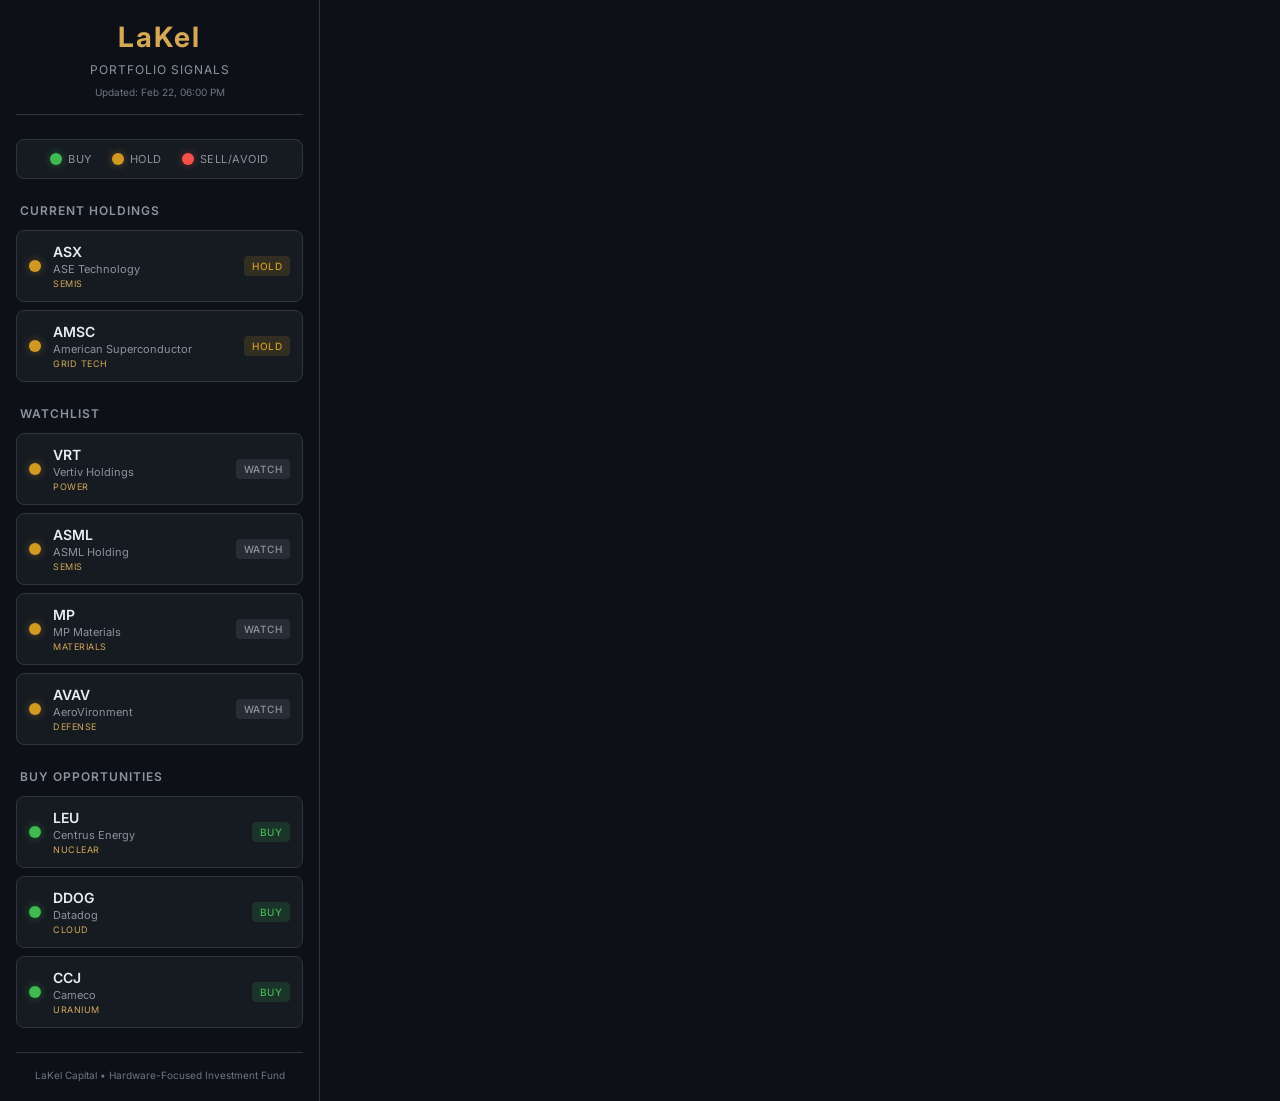
<file: portfolio-tracker/index.html>
<!DOCTYPE html>
<html lang="en">
<head>
    <meta charset="UTF-8">
    <meta name="viewport" content="width=device-width, initial-scale=1.0">
    <title>LaKel Portfolio Tracker</title>
    <link rel="stylesheet" href="style.css">
    <link rel="preconnect" href="https://fonts.googleapis.com">
    <link href="https://fonts.googleapis.com/css2?family=Inter:wght@400;500;600;700&display=swap" rel="stylesheet">
</head>
<body>
    <div class="tracker-container">
        <header class="tracker-header">
            <h1>LaKel</h1>
            <span class="subtitle">Portfolio Signals</span>
            <div class="last-updated" id="lastUpdated"></div>
        </header>

        <section class="legend">
            <div class="legend-item">
                <span class="signal-dot green"></span>
                <span>BUY</span>
            </div>
            <div class="legend-item">
                <span class="signal-dot yellow"></span>
                <span>HOLD</span>
            </div>
            <div class="legend-item">
                <span class="signal-dot red"></span>
                <span>SELL/AVOID</span>
            </div>
        </section>

        <section class="portfolio-section">
            <h2>Current Holdings</h2>
            <div class="stock-list" id="holdingsList"></div>
        </section>

        <section class="portfolio-section">
            <h2>Watchlist</h2>
            <div class="stock-list" id="watchList"></div>
        </section>

        <section class="portfolio-section">
            <h2>Buy Opportunities</h2>
            <div class="stock-list" id="buyList"></div>
        </section>

        <footer class="tracker-footer">
            <p>LaKel Capital • Hardware-Focused Investment Fund</p>
        </footer>
    </div>

    <script src="config.js"></script>
    <script src="tracker.js"></script>
</body>
</html>
</file>
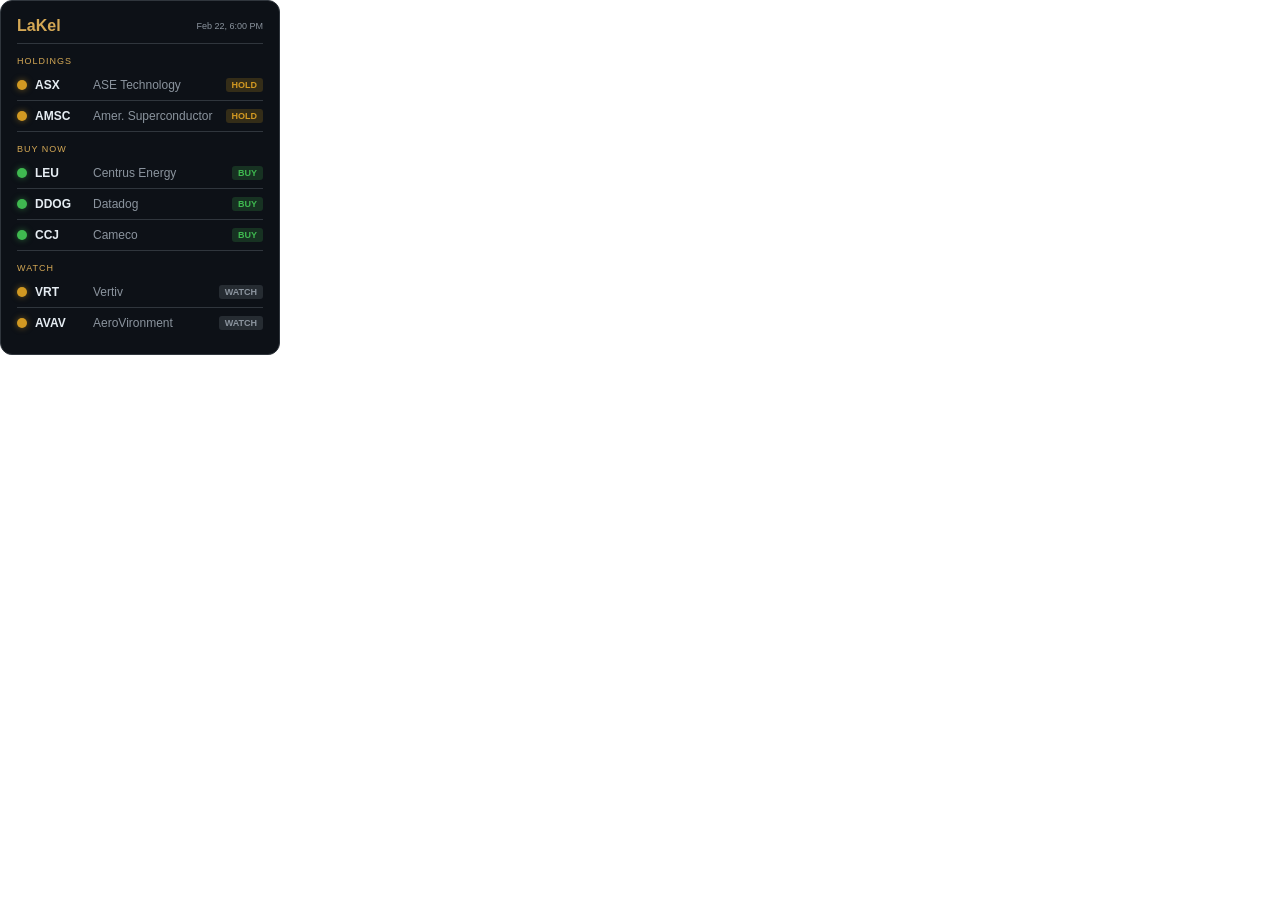
<file: portfolio-tracker/widget.html>
<!DOCTYPE html>
<html lang="en">
<head>
    <meta charset="UTF-8">
    <meta name="viewport" content="width=device-width, initial-scale=1.0">
    <title>LaKel Widget</title>
    <style>
        /* Minimal widget styles - embeddable anywhere */
        :root {
            --bg: #0d1117;
            --card: #161b22;
            --border: #30363d;
            --text: #e6edf3;
            --muted: #8b949e;
            --gold: #d4a855;
            --green: #3fb950;
            --yellow: #d29922;
            --red: #f85149;
        }
        * { margin: 0; padding: 0; box-sizing: border-box; }
        body {
            font-family: -apple-system, BlinkMacSystemFont, 'Segoe UI', sans-serif;
            background: transparent;
        }
        .widget {
            width: 280px;
            background: var(--bg);
            border: 1px solid var(--border);
            border-radius: 12px;
            padding: 16px;
            font-size: 12px;
        }
        .widget-header {
            display: flex;
            justify-content: space-between;
            align-items: center;
            margin-bottom: 12px;
            padding-bottom: 8px;
            border-bottom: 1px solid var(--border);
        }
        .widget-title {
            font-size: 16px;
            font-weight: 700;
            color: var(--gold);
        }
        .widget-time {
            font-size: 9px;
            color: var(--muted);
        }
        .stock-row {
            display: flex;
            align-items: center;
            gap: 8px;
            padding: 8px 0;
            border-bottom: 1px solid var(--border);
        }
        .stock-row:last-child { border-bottom: none; }
        .dot {
            width: 10px;
            height: 10px;
            border-radius: 50%;
            flex-shrink: 0;
        }
        .dot.g { background: var(--green); box-shadow: 0 0 6px rgba(63,185,80,0.5); }
        .dot.y { background: var(--yellow); box-shadow: 0 0 6px rgba(210,153,34,0.5); }
        .dot.r { background: var(--red); box-shadow: 0 0 6px rgba(248,81,73,0.5); }
        .ticker {
            font-weight: 600;
            color: var(--text);
            width: 50px;
        }
        .name {
            flex: 1;
            color: var(--muted);
            white-space: nowrap;
            overflow: hidden;
            text-overflow: ellipsis;
        }
        .action {
            font-size: 9px;
            font-weight: 600;
            text-transform: uppercase;
            padding: 2px 6px;
            border-radius: 3px;
        }
        .action.buy { background: rgba(63,185,80,0.2); color: var(--green); }
        .action.hold { background: rgba(210,153,34,0.2); color: var(--yellow); }
        .action.watch { background: rgba(139,148,158,0.2); color: var(--muted); }
        .section-label {
            font-size: 9px;
            color: var(--gold);
            text-transform: uppercase;
            letter-spacing: 1px;
            margin: 12px 0 4px 0;
        }
        @keyframes pulse {
            0%, 100% { opacity: 1; }
            50% { opacity: 0.6; }
        }
        .pulse { animation: pulse 2s infinite; }
    </style>
</head>
<body>
    <div class="widget">
        <div class="widget-header">
            <span class="widget-title">LaKel</span>
            <span class="widget-time">Feb 22, 6:00 PM</span>
        </div>

        <div class="section-label">Holdings</div>
        <div class="stock-row">
            <span class="dot y"></span>
            <span class="ticker">ASX</span>
            <span class="name">ASE Technology</span>
            <span class="action hold">Hold</span>
        </div>
        <div class="stock-row">
            <span class="dot y"></span>
            <span class="ticker">AMSC</span>
            <span class="name">Amer. Superconductor</span>
            <span class="action hold">Hold</span>
        </div>

        <div class="section-label">Buy Now</div>
        <div class="stock-row">
            <span class="dot g pulse"></span>
            <span class="ticker">LEU</span>
            <span class="name">Centrus Energy</span>
            <span class="action buy">Buy</span>
        </div>
        <div class="stock-row">
            <span class="dot g pulse"></span>
            <span class="ticker">DDOG</span>
            <span class="name">Datadog</span>
            <span class="action buy">Buy</span>
        </div>
        <div class="stock-row">
            <span class="dot g"></span>
            <span class="ticker">CCJ</span>
            <span class="name">Cameco</span>
            <span class="action buy">Buy</span>
        </div>

        <div class="section-label">Watch</div>
        <div class="stock-row">
            <span class="dot y"></span>
            <span class="ticker">VRT</span>
            <span class="name">Vertiv</span>
            <span class="action watch">Watch</span>
        </div>
        <div class="stock-row">
            <span class="dot y"></span>
            <span class="ticker">AVAV</span>
            <span class="name">AeroVironment</span>
            <span class="action watch">Watch</span>
        </div>
    </div>
</body>
</html>
</file>
<file: portfolio-tracker/style.css>
/* LaKel Portfolio Tracker Styles */

:root {
    --bg-dark: #0d1117;
    --bg-card: #161b22;
    --bg-hover: #21262d;
    --border: #30363d;
    --text-primary: #e6edf3;
    --text-secondary: #8b949e;
    --text-muted: #6e7681;
    --gold: #d4a855;
    --gold-dim: #b8963e;
    --green: #3fb950;
    --green-glow: rgba(63, 185, 80, 0.4);
    --yellow: #d29922;
    --yellow-glow: rgba(210, 153, 34, 0.4);
    --red: #f85149;
    --red-glow: rgba(248, 81, 73, 0.4);
}

* {
    margin: 0;
    padding: 0;
    box-sizing: border-box;
}

body {
    font-family: 'Inter', -apple-system, BlinkMacSystemFont, sans-serif;
    background: var(--bg-dark);
    color: var(--text-primary);
    min-height: 100vh;
}

/* Container - can be embedded as sidebar */
.tracker-container {
    width: 320px;
    min-height: 100vh;
    background: var(--bg-dark);
    border-right: 1px solid var(--border);
    padding: 20px 16px;
    overflow-y: auto;
}

/* For full-page view */
@media (min-width: 768px) {
    .tracker-container.fullpage {
        width: 100%;
        max-width: 400px;
        margin: 0 auto;
        border: 1px solid var(--border);
        border-radius: 12px;
        min-height: auto;
        margin-top: 40px;
    }
}

/* Header */
.tracker-header {
    text-align: center;
    margin-bottom: 24px;
    padding-bottom: 16px;
    border-bottom: 1px solid var(--border);
}

.tracker-header h1 {
    font-size: 28px;
    font-weight: 700;
    color: var(--gold);
    letter-spacing: 2px;
    margin-bottom: 4px;
}

.tracker-header .subtitle {
    font-size: 12px;
    color: var(--text-secondary);
    text-transform: uppercase;
    letter-spacing: 1px;
}

.last-updated {
    font-size: 10px;
    color: var(--text-muted);
    margin-top: 8px;
}

/* Legend */
.legend {
    display: flex;
    justify-content: center;
    gap: 20px;
    margin-bottom: 24px;
    padding: 12px;
    background: var(--bg-card);
    border-radius: 8px;
    border: 1px solid var(--border);
}

.legend-item {
    display: flex;
    align-items: center;
    gap: 6px;
    font-size: 11px;
    color: var(--text-secondary);
    text-transform: uppercase;
    letter-spacing: 0.5px;
}

/* Signal Dots */
.signal-dot {
    width: 12px;
    height: 12px;
    border-radius: 50%;
    display: inline-block;
}

.signal-dot.green {
    background: var(--green);
    box-shadow: 0 0 8px var(--green-glow);
}

.signal-dot.yellow {
    background: var(--yellow);
    box-shadow: 0 0 8px var(--yellow-glow);
}

.signal-dot.red {
    background: var(--red);
    box-shadow: 0 0 8px var(--red-glow);
}

/* Pulsing animation for BUY signals */
.signal-dot.green.pulse {
    animation: pulse-green 2s infinite;
}

@keyframes pulse-green {
    0%, 100% {
        box-shadow: 0 0 8px var(--green-glow);
    }
    50% {
        box-shadow: 0 0 16px var(--green-glow), 0 0 24px var(--green-glow);
    }
}

/* Portfolio Sections */
.portfolio-section {
    margin-bottom: 24px;
}

.portfolio-section h2 {
    font-size: 12px;
    font-weight: 600;
    color: var(--text-secondary);
    text-transform: uppercase;
    letter-spacing: 1px;
    margin-bottom: 12px;
    padding-left: 4px;
}

/* Stock List */
.stock-list {
    display: flex;
    flex-direction: column;
    gap: 8px;
}

/* Stock Item */
.stock-item {
    display: flex;
    align-items: center;
    gap: 12px;
    padding: 12px;
    background: var(--bg-card);
    border: 1px solid var(--border);
    border-radius: 8px;
    cursor: pointer;
    transition: all 0.2s ease;
}

.stock-item:hover {
    background: var(--bg-hover);
    border-color: var(--gold-dim);
    transform: translateX(4px);
}

.stock-signal {
    flex-shrink: 0;
}

.stock-info {
    flex: 1;
    min-width: 0;
}

.stock-ticker {
    font-size: 14px;
    font-weight: 600;
    color: var(--text-primary);
    margin-bottom: 2px;
}

.stock-name {
    font-size: 11px;
    color: var(--text-secondary);
    white-space: nowrap;
    overflow: hidden;
    text-overflow: ellipsis;
}

.stock-action {
    font-size: 10px;
    font-weight: 500;
    text-transform: uppercase;
    letter-spacing: 0.5px;
    padding: 4px 8px;
    border-radius: 4px;
    flex-shrink: 0;
}

.stock-action.buy {
    background: rgba(63, 185, 80, 0.15);
    color: var(--green);
}

.stock-action.hold {
    background: rgba(210, 153, 34, 0.15);
    color: var(--yellow);
}

.stock-action.sell {
    background: rgba(248, 81, 73, 0.15);
    color: var(--red);
}

.stock-action.watch {
    background: rgba(139, 148, 158, 0.15);
    color: var(--text-secondary);
}

/* Tooltip/Details */
.stock-item[data-tooltip]:hover::after {
    content: attr(data-tooltip);
    position: absolute;
    left: 100%;
    top: 50%;
    transform: translateY(-50%);
    margin-left: 8px;
    padding: 8px 12px;
    background: var(--bg-card);
    border: 1px solid var(--border);
    border-radius: 6px;
    font-size: 11px;
    color: var(--text-secondary);
    white-space: nowrap;
    z-index: 100;
}

/* Footer */
.tracker-footer {
    margin-top: 24px;
    padding-top: 16px;
    border-top: 1px solid var(--border);
    text-align: center;
}

.tracker-footer p {
    font-size: 10px;
    color: var(--text-muted);
}

/* Empty State */
.empty-state {
    padding: 20px;
    text-align: center;
    color: var(--text-muted);
    font-size: 12px;
}

/* Scrollbar */
.tracker-container::-webkit-scrollbar {
    width: 6px;
}

.tracker-container::-webkit-scrollbar-track {
    background: var(--bg-dark);
}

.tracker-container::-webkit-scrollbar-thumb {
    background: var(--border);
    border-radius: 3px;
}

.tracker-container::-webkit-scrollbar-thumb:hover {
    background: var(--text-muted);
}

/* Sector Badge */
.stock-sector {
    font-size: 9px;
    color: var(--gold);
    text-transform: uppercase;
    letter-spacing: 0.5px;
    margin-top: 2px;
}
</file>
